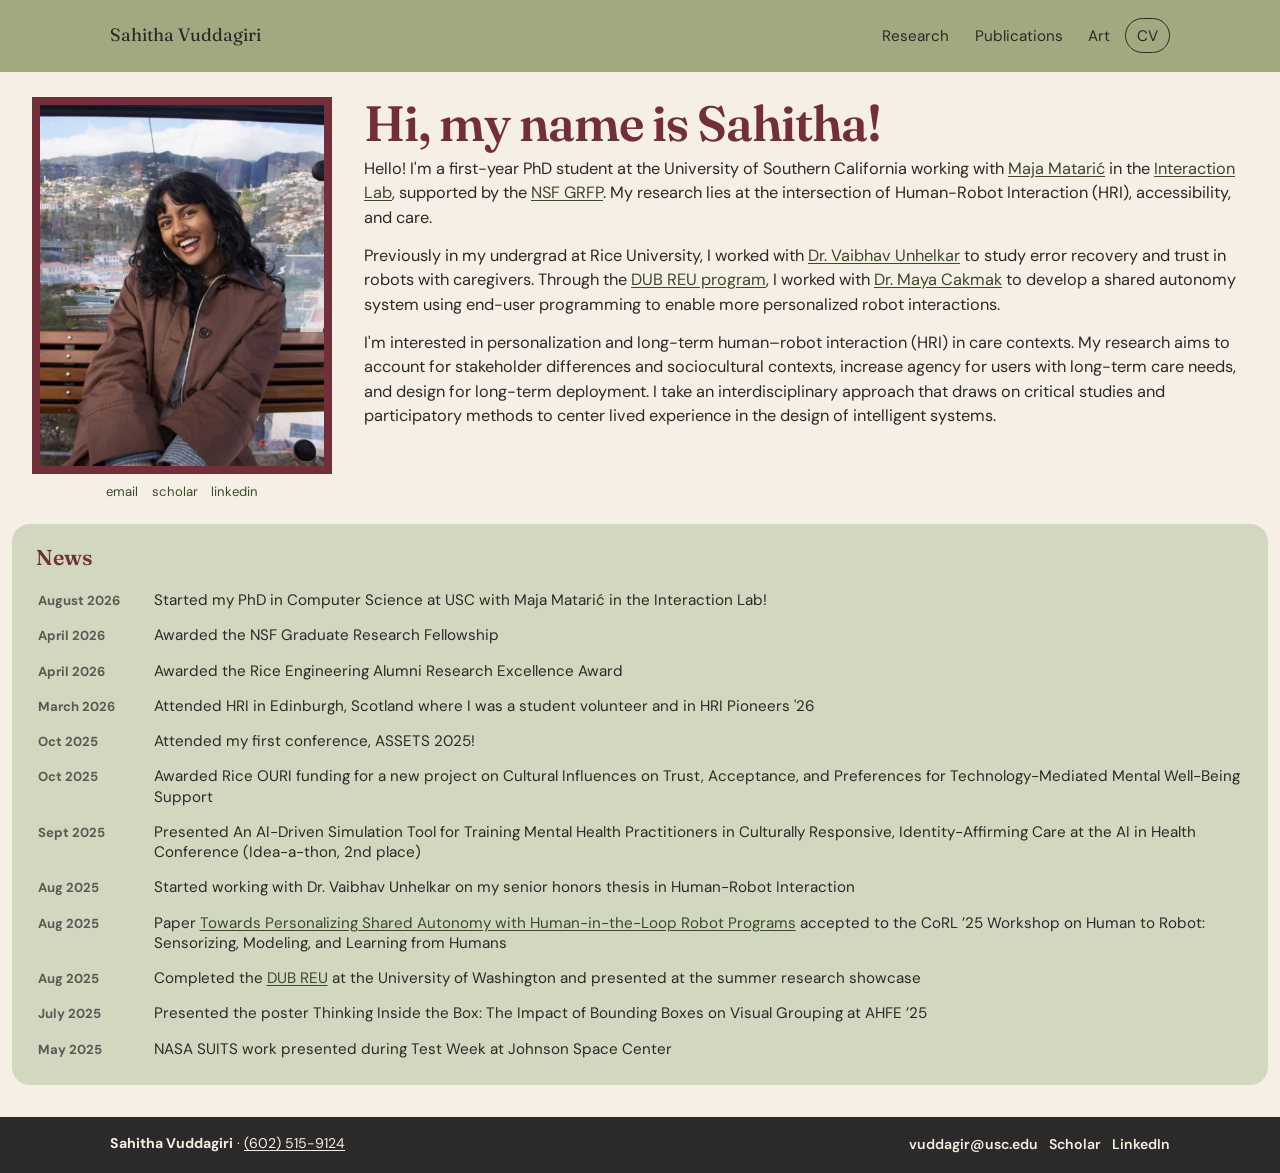
<file: index.html>
<!DOCTYPE html>
<html lang="en">
<head>
  <meta charset="utf-8">
  <meta name="viewport" content="width=device-width, initial-scale=1">
  <meta http-equiv="Cache-Control" content="no-cache">
  <title>Sahitha Vuddagiri</title>
  <meta name="description" content="Sahitha Vuddagiri is a PhD student at the University of Southern California studying human-robot interaction, accessibility, and care.">
  <link rel="preconnect" href="https://fonts.googleapis.com">
  <link rel="preconnect" href="https://fonts.gstatic.com" crossorigin>
  <link href="https://fonts.googleapis.com/css2?family=Fraunces:ital,opsz,wght@0,9..144,500;0,9..144,600;1,9..144,500&family=DM+Sans:ital,opsz,wght@0,9..40,400;0,9..40,500;0,9..40,600;0,9..40,700;1,9..40,400&display=swap" rel="stylesheet">
  <link rel="stylesheet" href="css/styles.css?v=22">
</head>
<body>
  <div class="wash" aria-hidden="true"></div>

  <header class="site-header">
    <div class="header-inner">
      <a class="brand" href="index.html">Sahitha Vuddagiri</a>
      <nav class="site-nav" aria-label="Primary">
        <a href="projects.html">Research</a>
        <a href="publications.html">Publications</a>
        <a href="other.html">Art</a>
        <a class="cv-link" href="cv.html">CV</a>
      </nav>
    </div>
  </header>

  <main>
    <section class="hero wrap">
      <figure class="portrait">
        <div class="portrait-frame">
          <img src="Headshot.png?v=21" alt="Sahitha Vuddagiri smiling, seated on a bench in a cable car, with a hillside city behind her.">
        </div>
        <figcaption>
          <a href="mailto:vuddagir@usc.edu">email</a>
          <a href="https://scholar.google.com/scholar?q=Sahitha+Vuddagiri">scholar</a>
          <a href="https://www.linkedin.com/in/sahithavuddagiri">linkedin</a>
        </figcaption>
      </figure>

      <div class="intro">
        <h1>Hi, my name is Sahitha!</h1>
        <p>Hello! I'm a first-year PhD student at the University of Southern California working with <a href="https://robotics.usc.edu/~maja/">Maja Matarić</a> in the <a href="https://uscinteractionlab.web.app/">Interaction Lab</a>, supported by the <a href="https://www.nsf.gov/funding/initiatives/grfp">NSF GRFP</a>. My research lies at the intersection of Human-Robot Interaction (HRI), accessibility, and care.</p>
        <p>Previously in my undergrad at Rice University, I worked with <a href="https://unhelkar.github.io/">Dr. Vaibhav Unhelkar</a> to study error recovery and trust in robots with caregivers. Through the <a href="https://dub.washington.edu/">DUB REU program</a>, I worked with <a href="https://www.mayacakmak.io/">Dr. Maya Cakmak</a> to develop a shared autonomy system using end-user programming to enable more personalized robot interactions.</p>
        <p>I'm interested in personalization and long-term human–robot interaction (HRI) in care contexts. My research aims to account for stakeholder differences and sociocultural contexts, increase agency for users with long-term care needs, and design for long-term deployment. I take an interdisciplinary approach that draws on critical studies and participatory methods to center lived experience in the design of intelligent systems.</p>
      </div>
    </section>

    <section class="board wrap" id="news" aria-labelledby="news-heading">
      <div class="board-bar">
        <h2 id="news-heading">News</h2>
      </div>

      <ol class="notes">
        <li class="note award"><time datetime="2026-08">August 2026</time><p>Started my PhD in Computer Science at USC with Maja Matarić in the Interaction Lab! </p></li>
        <li class="note award"><time datetime="2026-04">April 2026</time><p>Awarded the NSF Graduate Research Fellowship</p></li>
        <li class="note award"><time datetime="2026-04">April 2026</time><p>Awarded the Rice Engineering Alumni Research Excellence Award</p></li>
        <li class="note talk"><time datetime="2026-03">March 2026</time><p>Attended HRI in Edinburgh, Scotland where I was a student volunteer and in HRI Pioneers '26</p></li>
        <li class="note talk"><time datetime="2025-10">Oct 2025</time><p>Attended my first conference, ASSETS 2025!</p></li>
        <li class="note award"><time datetime="2025-10">Oct 2025</time><p>Awarded Rice OURI funding for a new project on Cultural Influences on Trust, Acceptance, and Preferences for Technology-Mediated Mental Well-Being Support</p></li>
        <li class="note talk"><time datetime="2025-09">Sept 2025</time><p>Presented An AI-Driven Simulation Tool for Training Mental Health Practitioners in Culturally Responsive, Identity-Affirming Care at the AI in Health Conference (Idea-a-thon, 2nd place)</p></li>
        <li class="note mile"><time datetime="2025-08">Aug 2025</time><p>Started working with Dr. Vaibhav Unhelkar on my senior honors thesis in Human-Robot Interaction</p></li>
        <li class="note paper"><time datetime="2025-08">Aug 2025</time><p>Paper <a href="https://openreview.net/pdf?id=3ms6BnhOQh">Towards Personalizing Shared Autonomy with Human-in-the-Loop Robot Programs</a> accepted to the CoRL ’25 Workshop on Human to Robot: Sensorizing, Modeling, and Learning from Humans</p></li>
        <li class="note mile"><time datetime="2025-08">Aug 2025</time><p>Completed the <a href="https://dub.washington.edu/">DUB REU</a> at the University of Washington and presented at the summer research showcase</p></li>
        <li class="note talk"><time datetime="2025-07">July 2025</time><p>Presented the poster Thinking Inside the Box: The Impact of Bounding Boxes on Visual Grouping at AHFE ’25</p></li>
        <li class="note talk"><time datetime="2025-05">May 2025</time><p>NASA SUITS work presented during Test Week at Johnson Space Center</p></li>
      </ol>
    </section>
  </main>

  <footer class="site-footer" id="contact">
    <div class="footer-inner">
      <p><strong>Sahitha Vuddagiri</strong> · <a href="tel:+16025159124">(602) 515-9124</a></p>
      <ul class="footer-links">
        <li><a href="mailto:vuddagir@usc.edu">vuddagir@usc.edu</a></li>
        <li><a href="https://scholar.google.com/scholar?q=Sahitha+Vuddagiri">Scholar</a></li>
        <li><a href="https://www.linkedin.com/in/sahithavuddagiri">LinkedIn</a></li>
      </ul>
    </div>
  </footer>

  <script src="js/site.js?v=21"></script>
</body>
</html>
</file>
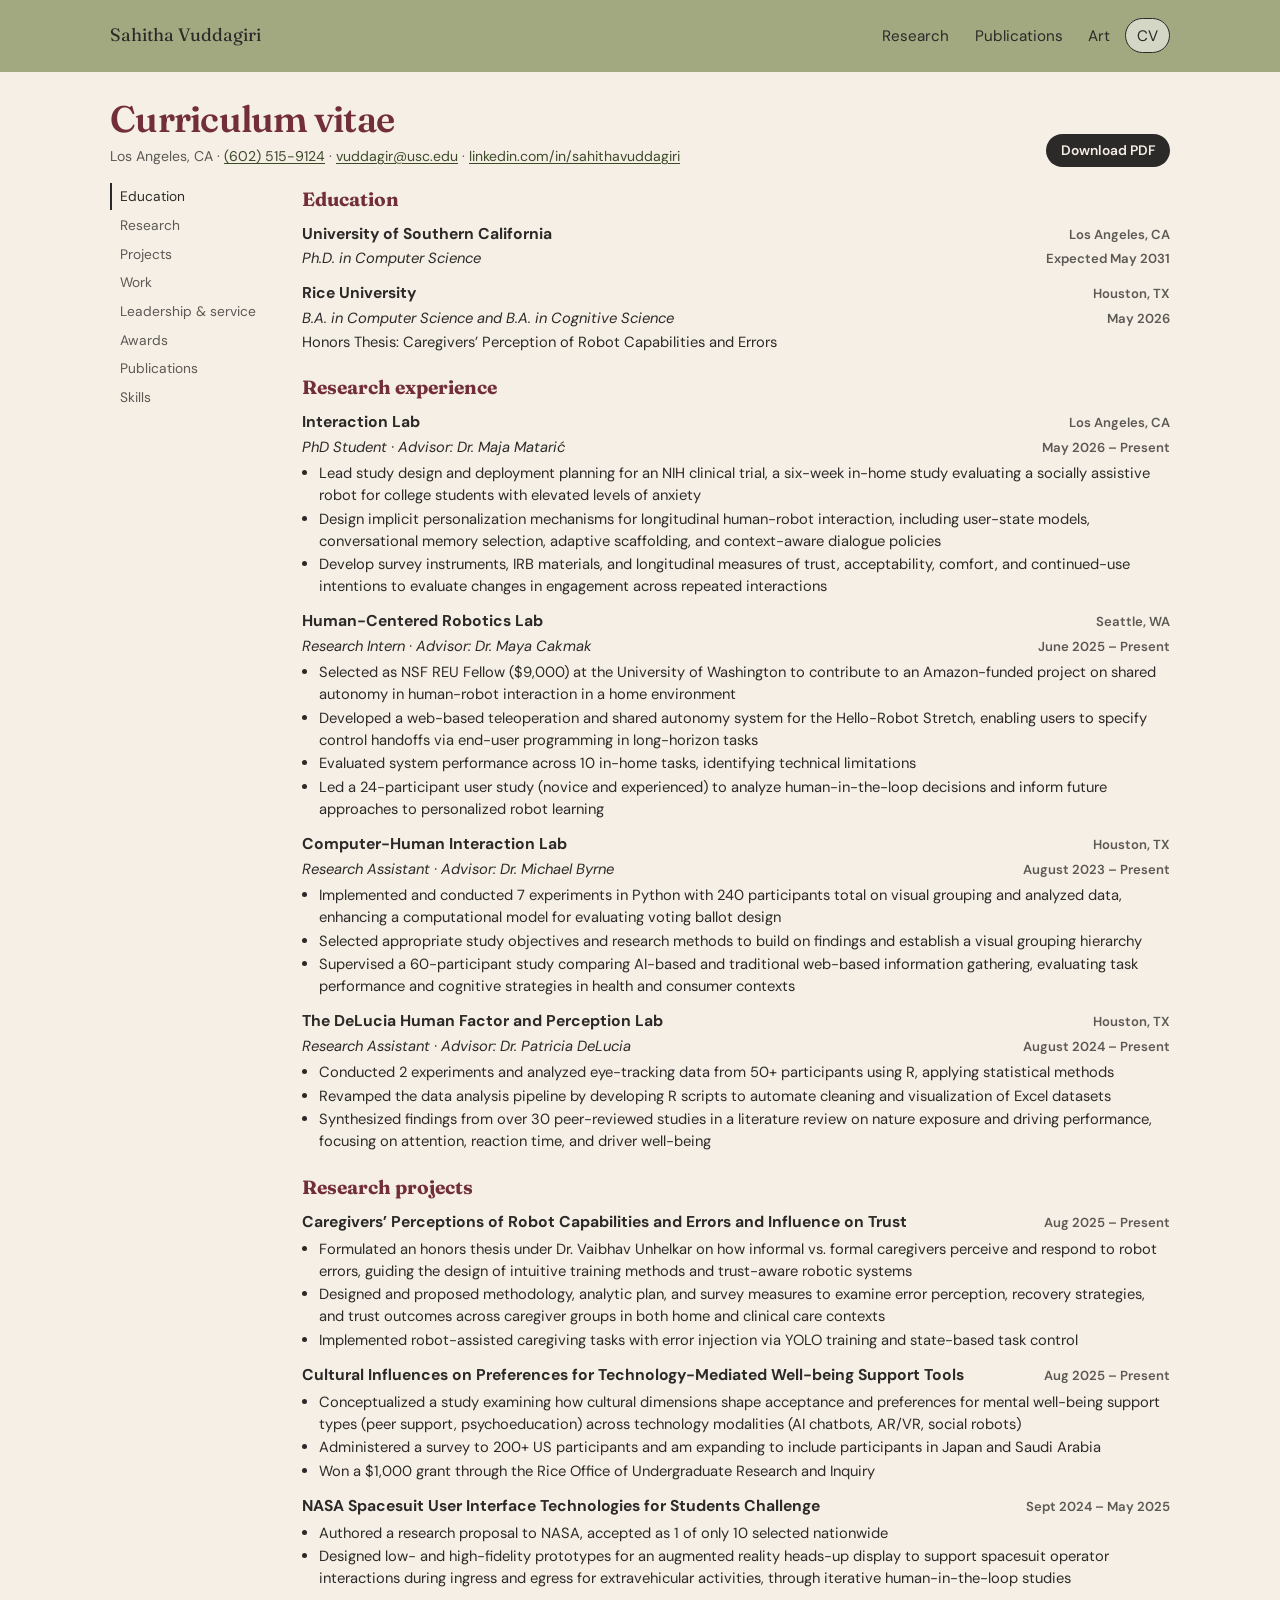
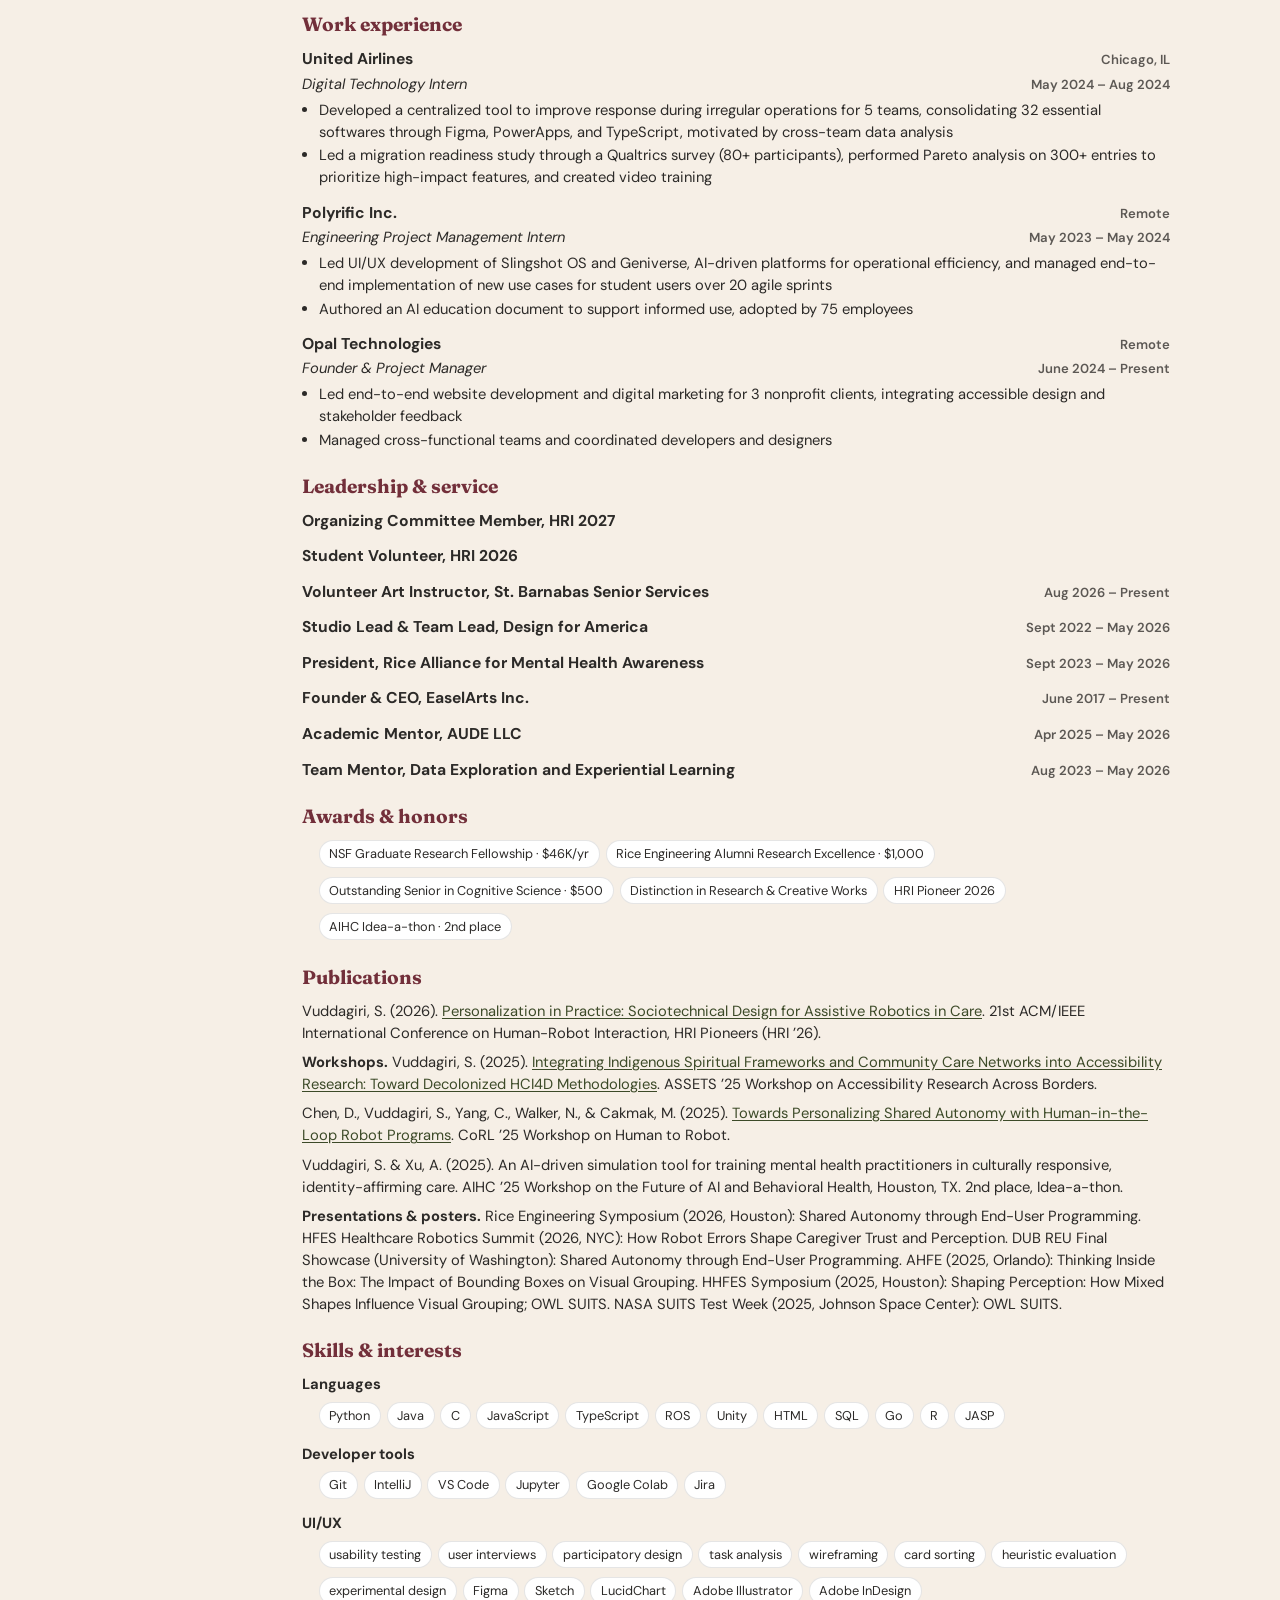
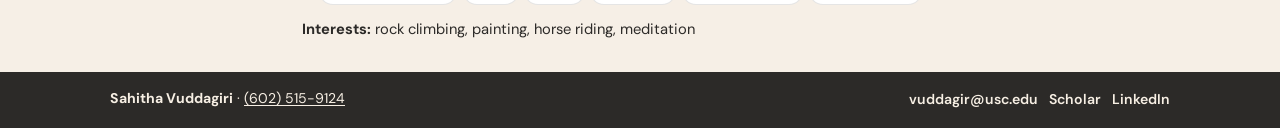
<file: cv.html>
<!DOCTYPE html>
<html lang="en">
<head>
  <meta charset="utf-8">
  <meta name="viewport" content="width=device-width, initial-scale=1">
  <meta http-equiv="Cache-Control" content="no-cache">
  <title>CV — Sahitha Vuddagiri</title>
  <meta name="description" content="Curriculum vitae of Sahitha Vuddagiri.">
  <link rel="preconnect" href="https://fonts.googleapis.com">
  <link rel="preconnect" href="https://fonts.gstatic.com" crossorigin>
  <link href="https://fonts.googleapis.com/css2?family=Fraunces:ital,opsz,wght@0,9..144,500;0,9..144,600;1,9..144,500&family=DM+Sans:ital,opsz,wght@0,9..40,400;0,9..40,500;0,9..40,600;0,9..40,700;1,9..40,400&display=swap" rel="stylesheet">
  <link rel="stylesheet" href="css/styles.css?v=21">
</head>
<body>
  <div class="wash" aria-hidden="true"></div>

  <header class="site-header">
    <div class="header-inner">
      <a class="brand" href="index.html">Sahitha Vuddagiri</a>
      <nav class="site-nav" aria-label="Primary">
        <a href="projects.html">Research</a>
        <a href="publications.html">Publications</a>
        <a href="other.html">Art</a>
        <a class="cv-link" href="cv.html" aria-current="page">CV</a>
      </nav>
    </div>
  </header>

  <main class="page">
    <div class="wrap">
      <div class="page-head">
        <div>
          <h1 class="page-title">Curriculum vitae</h1>
          <p class="cv-contact">
            Los Angeles, CA
            · <a href="tel:+16025159124">(602) 515-9124</a>
            · <a href="mailto:vuddagir@usc.edu">vuddagir@usc.edu</a>
            · <a href="https://www.linkedin.com/in/sahithavuddagiri">linkedin.com/in/sahithavuddagiri</a>
          </p>
        </div>
        <a class="btn" href="https://drive.google.com/file/d/1cHShAM0dE1mk5HCzjMepTIqINCr3Oh2k/view?usp=sharing" target="_blank" rel="noopener">Download PDF</a>
      </div>

      <div class="cv-layout">
        <nav class="toc" aria-label="CV sections">
          <a href="#education">Education</a>
          <a href="#research">Research</a>
          <a href="#projects">Projects</a>
          <a href="#work">Work</a>
          <a href="#service">Leadership &amp; service</a>
          <a href="#awards">Awards</a>
          <a href="#pubs">Publications</a>
          <a href="#skills">Skills</a>
        </nav>

        <div class="cv">
          <h2 id="education">Education</h2>
          <article>
            <div class="cv-top">
              <h3>University of Southern California</h3>
              <span class="place">Los Angeles, CA</span>
            </div>
            <div class="cv-sub">
              <p>Ph.D. in Computer Science</p>
              <span class="when">Expected May 2031</span>
            </div>
          </article>
          <article>
            <div class="cv-top">
              <h3>Rice University</h3>
              <span class="place">Houston, TX</span>
            </div>
            <div class="cv-sub">
              <p>B.A. in Computer Science and B.A. in Cognitive Science</p>
              <span class="when">May 2026</span>
            </div>
            <p>Honors Thesis: Caregivers’ Perception of Robot Capabilities and Errors</p>
          </article>

          <h2 id="research">Research experience</h2>
          <article>
            <div class="cv-top">
              <h3>Interaction Lab</h3>
              <span class="place">Los Angeles, CA</span>
            </div>
            <div class="cv-sub">
              <p>PhD Student · Advisor: Dr. Maja Matarić</p>
              <span class="when">May 2026 – Present</span>
            </div>
            <ul>
              <li>Lead study design and deployment planning for an NIH clinical trial, a six-week in-home study evaluating a socially assistive robot for college students with elevated levels of anxiety</li>
              <li>Design implicit personalization mechanisms for longitudinal human-robot interaction, including user-state models, conversational memory selection, adaptive scaffolding, and context-aware dialogue policies</li>
              <li>Develop survey instruments, IRB materials, and longitudinal measures of trust, acceptability, comfort, and continued-use intentions to evaluate changes in engagement across repeated interactions</li>
            </ul>
          </article>
          <article>
            <div class="cv-top">
              <h3>Human-Centered Robotics Lab</h3>
              <span class="place">Seattle, WA</span>
            </div>
            <div class="cv-sub">
              <p>Research Intern · Advisor: Dr. Maya Cakmak</p>
              <span class="when">June 2025 – Present</span>
            </div>
            <ul>
              <li>Selected as NSF REU Fellow ($9,000) at the University of Washington to contribute to an Amazon-funded project on shared autonomy in human-robot interaction in a home environment</li>
              <li>Developed a web-based teleoperation and shared autonomy system for the Hello-Robot Stretch, enabling users to specify control handoffs via end-user programming in long-horizon tasks</li>
              <li>Evaluated system performance across 10 in-home tasks, identifying technical limitations</li>
              <li>Led a 24-participant user study (novice and experienced) to analyze human-in-the-loop decisions and inform future approaches to personalized robot learning</li>
            </ul>
          </article>
          <article>
            <div class="cv-top">
              <h3>Computer-Human Interaction Lab</h3>
              <span class="place">Houston, TX</span>
            </div>
            <div class="cv-sub">
              <p>Research Assistant · Advisor: Dr. Michael Byrne</p>
              <span class="when">August 2023 – Present</span>
            </div>
            <ul>
              <li>Implemented and conducted 7 experiments in Python with 240 participants total on visual grouping and analyzed data, enhancing a computational model for evaluating voting ballot design</li>
              <li>Selected appropriate study objectives and research methods to build on findings and establish a visual grouping hierarchy</li>
              <li>Supervised a 60-participant study comparing AI-based and traditional web-based information gathering, evaluating task performance and cognitive strategies in health and consumer contexts</li>
            </ul>
          </article>
          <article>
            <div class="cv-top">
              <h3>The DeLucia Human Factor and Perception Lab</h3>
              <span class="place">Houston, TX</span>
            </div>
            <div class="cv-sub">
              <p>Research Assistant · Advisor: Dr. Patricia DeLucia</p>
              <span class="when">August 2024 – Present</span>
            </div>
            <ul>
              <li>Conducted 2 experiments and analyzed eye-tracking data from 50+ participants using R, applying statistical methods</li>
              <li>Revamped the data analysis pipeline by developing R scripts to automate cleaning and visualization of Excel datasets</li>
              <li>Synthesized findings from over 30 peer-reviewed studies in a literature review on nature exposure and driving performance, focusing on attention, reaction time, and driver well-being</li>
            </ul>
          </article>

          <h2 id="projects">Research projects</h2>
          <article>
            <div class="cv-top">
              <h3>Caregivers’ Perceptions of Robot Capabilities and Errors and Influence on Trust</h3>
              <span class="when">Aug 2025 – Present</span>
            </div>
            <ul>
              <li>Formulated an honors thesis under Dr. Vaibhav Unhelkar on how informal vs. formal caregivers perceive and respond to robot errors, guiding the design of intuitive training methods and trust-aware robotic systems</li>
              <li>Designed and proposed methodology, analytic plan, and survey measures to examine error perception, recovery strategies, and trust outcomes across caregiver groups in both home and clinical care contexts</li>
              <li>Implemented robot-assisted caregiving tasks with error injection via YOLO training and state-based task control</li>
            </ul>
          </article>
          <article>
            <div class="cv-top">
              <h3>Cultural Influences on Preferences for Technology-Mediated Well-being Support Tools</h3>
              <span class="when">Aug 2025 – Present</span>
            </div>
            <ul>
              <li>Conceptualized a study examining how cultural dimensions shape acceptance and preferences for mental well-being support types (peer support, psychoeducation) across technology modalities (AI chatbots, AR/VR, social robots)</li>
              <li>Administered a survey to 200+ US participants and am expanding to include participants in Japan and Saudi Arabia</li>
              <li>Won a $1,000 grant through the Rice Office of Undergraduate Research and Inquiry</li>
            </ul>
          </article>
          <article>
            <div class="cv-top">
              <h3>NASA Spacesuit User Interface Technologies for Students Challenge</h3>
              <span class="when">Sept 2024 – May 2025</span>
            </div>
            <ul>
              <li>Authored a research proposal to NASA, accepted as 1 of only 10 selected nationwide</li>
              <li>Designed low- and high-fidelity prototypes for an augmented reality heads-up display to support spacesuit operator interactions during ingress and egress for extravehicular activities, through iterative human-in-the-loop studies</li>
            </ul>
          </article>

          <h2 id="work">Work experience</h2>
          <article>
            <div class="cv-top">
              <h3>United Airlines</h3>
              <span class="place">Chicago, IL</span>
            </div>
            <div class="cv-sub">
              <p>Digital Technology Intern</p>
              <span class="when">May 2024 – Aug 2024</span>
            </div>
            <ul>
              <li>Developed a centralized tool to improve response during irregular operations for 5 teams, consolidating 32 essential softwares through Figma, PowerApps, and TypeScript, motivated by cross-team data analysis</li>
              <li>Led a migration readiness study through a Qualtrics survey (80+ participants), performed Pareto analysis on 300+ entries to prioritize high-impact features, and created video training</li>
            </ul>
          </article>
          <article>
            <div class="cv-top">
              <h3>Polyrific Inc.</h3>
              <span class="place">Remote</span>
            </div>
            <div class="cv-sub">
              <p>Engineering Project Management Intern</p>
              <span class="when">May 2023 – May 2024</span>
            </div>
            <ul>
              <li>Led UI/UX development of Slingshot OS and Geniverse, AI-driven platforms for operational efficiency, and managed end-to-end implementation of new use cases for student users over 20 agile sprints</li>
              <li>Authored an AI education document to support informed use, adopted by 75 employees</li>
            </ul>
          </article>
          <article>
            <div class="cv-top">
              <h3>Opal Technologies</h3>
              <span class="place">Remote</span>
            </div>
            <div class="cv-sub">
              <p>Founder &amp; Project Manager</p>
              <span class="when">June 2024 – Present</span>
            </div>
            <ul>
              <li>Led end-to-end website development and digital marketing for 3 nonprofit clients, integrating accessible design and stakeholder feedback</li>
              <li>Managed cross-functional teams and coordinated developers and designers</li>
            </ul>
          </article>

          <h2 id="service">Leadership &amp; service</h2>
          <article>
            <div class="cv-top"><h3>Organizing Committee Member, HRI 2027</h3></div>
          </article>
          <article>
            <div class="cv-top"><h3>Student Volunteer, HRI 2026</h3></div>
          </article>
          <article>
            <div class="cv-top"><h3>Volunteer Art Instructor, St. Barnabas Senior Services</h3><span class="when">Aug 2026 – Present</span></div>
          </article>
          <article>
            <div class="cv-top"><h3>Studio Lead &amp; Team Lead, Design for America</h3><span class="when">Sept 2022 – May 2026</span></div>
          </article>
          <article>
            <div class="cv-top"><h3>President, Rice Alliance for Mental Health Awareness</h3><span class="when">Sept 2023 – May 2026</span></div>
          </article>
          <article>
            <div class="cv-top"><h3>Founder &amp; CEO, EaselArts Inc.</h3><span class="when">June 2017 – Present</span></div>
          </article>
          <article>
            <div class="cv-top"><h3>Academic Mentor, AUDE LLC</h3><span class="when">Apr 2025 – May 2026</span></div>
          </article>
          <article>
            <div class="cv-top"><h3>Team Mentor, Data Exploration and Experiential Learning</h3><span class="when">Aug 2023 – May 2026</span></div>
          </article>

          <h2 id="awards">Awards &amp; honors</h2>
          <ul class="chips" style="justify-content: flex-start; margin-top: 0">
            <li><span>NSF Graduate Research Fellowship · $46K/yr</span></li>
            <li><span>Rice Engineering Alumni Research Excellence · $1,000</span></li>
            <li><span>Outstanding Senior in Cognitive Science · $500</span></li>
            <li><span>Distinction in Research &amp; Creative Works</span></li>
            <li><span>HRI Pioneer 2026</span></li>
            <li><span>AIHC Idea-a-thon · 2nd place</span></li>
          </ul>

          <h2 id="pubs">Publications</h2>
          <div class="cv-pubs">
            <p>Vuddagiri, S. (2026). <a href="https://dl.acm.org/doi/10.1145/3776734.3794635">Personalization in Practice: Sociotechnical Design for Assistive Robotics in Care</a>. 21st ACM/IEEE International Conference on Human-Robot Interaction, HRI Pioneers (HRI ’26).</p>
            <p><strong>Workshops.</strong> Vuddagiri, S. (2025). <a href="https://drive.google.com/file/d/1oQYDAG7telfB0af0z4V7nSs2uot5_-4V/view">Integrating Indigenous Spiritual Frameworks and Community Care Networks into Accessibility Research: Toward Decolonized HCI4D Methodologies</a>. ASSETS ’25 Workshop on Accessibility Research Across Borders.</p>
            <p>Chen, D., Vuddagiri, S., Yang, C., Walker, N., &amp; Cakmak, M. (2025). <a href="https://openreview.net/pdf?id=3ms6BnhOQh">Towards Personalizing Shared Autonomy with Human-in-the-Loop Robot Programs</a>. CoRL ’25 Workshop on Human to Robot.</p>
            <p>Vuddagiri, S. &amp; Xu, A. (2025). An AI-driven simulation tool for training mental health practitioners in culturally responsive, identity-affirming care. AIHC ’25 Workshop on the Future of AI and Behavioral Health, Houston, TX. 2nd place, Idea-a-thon.</p>
            <p><strong>Presentations &amp; posters.</strong> Rice Engineering Symposium (2026, Houston): Shared Autonomy through End-User Programming. HFES Healthcare Robotics Summit (2026, NYC): How Robot Errors Shape Caregiver Trust and Perception. DUB REU Final Showcase (University of Washington): Shared Autonomy through End-User Programming. AHFE (2025, Orlando): Thinking Inside the Box: The Impact of Bounding Boxes on Visual Grouping. HHFES Symposium (2025, Houston): Shaping Perception: How Mixed Shapes Influence Visual Grouping; OWL SUITS. NASA SUITS Test Week (2025, Johnson Space Center): OWL SUITS.</p>
          </div>

          <h2 id="skills">Skills &amp; interests</h2>
          <article>
            <p><strong>Languages</strong></p>
            <ul class="chips" style="justify-content: flex-start; margin-top: 0.3rem">
              <li><span>Python</span></li><li><span>Java</span></li><li><span>C</span></li><li><span>JavaScript</span></li><li><span>TypeScript</span></li><li><span>ROS</span></li><li><span>Unity</span></li><li><span>HTML</span></li><li><span>SQL</span></li><li><span>Go</span></li><li><span>R</span></li><li><span>JASP</span></li>
            </ul>
          </article>
          <article>
            <p><strong>Developer tools</strong></p>
            <ul class="chips" style="justify-content: flex-start; margin-top: 0.3rem">
              <li><span>Git</span></li><li><span>IntelliJ</span></li><li><span>VS Code</span></li><li><span>Jupyter</span></li><li><span>Google Colab</span></li><li><span>Jira</span></li>
            </ul>
          </article>
          <article>
            <p><strong>UI/UX</strong></p>
            <ul class="chips" style="justify-content: flex-start; margin-top: 0.3rem">
              <li><span>usability testing</span></li><li><span>user interviews</span></li><li><span>participatory design</span></li><li><span>task analysis</span></li><li><span>wireframing</span></li><li><span>card sorting</span></li><li><span>heuristic evaluation</span></li><li><span>experimental design</span></li><li><span>Figma</span></li><li><span>Sketch</span></li><li><span>LucidChart</span></li><li><span>Adobe Illustrator</span></li><li><span>Adobe InDesign</span></li>
            </ul>
          </article>
          <article>
            <p><strong>Interests:</strong> rock climbing, painting, horse riding, meditation</p>
          </article>
        </div>
      </div>
    </div>
  </main>

  <footer class="site-footer" id="contact">
    <div class="footer-inner">
      <p><strong>Sahitha Vuddagiri</strong> · <a href="tel:+16025159124">(602) 515-9124</a></p>
      <ul class="footer-links">
        <li><a href="mailto:vuddagir@usc.edu">vuddagir@usc.edu</a></li>
        <li><a href="https://scholar.google.com/scholar?q=Sahitha+Vuddagiri">Scholar</a></li>
        <li><a href="https://www.linkedin.com/in/sahithavuddagiri">LinkedIn</a></li>
      </ul>
    </div>
  </footer>

  <script src="js/site.js?v=21"></script>
</body>
</html>
</file>
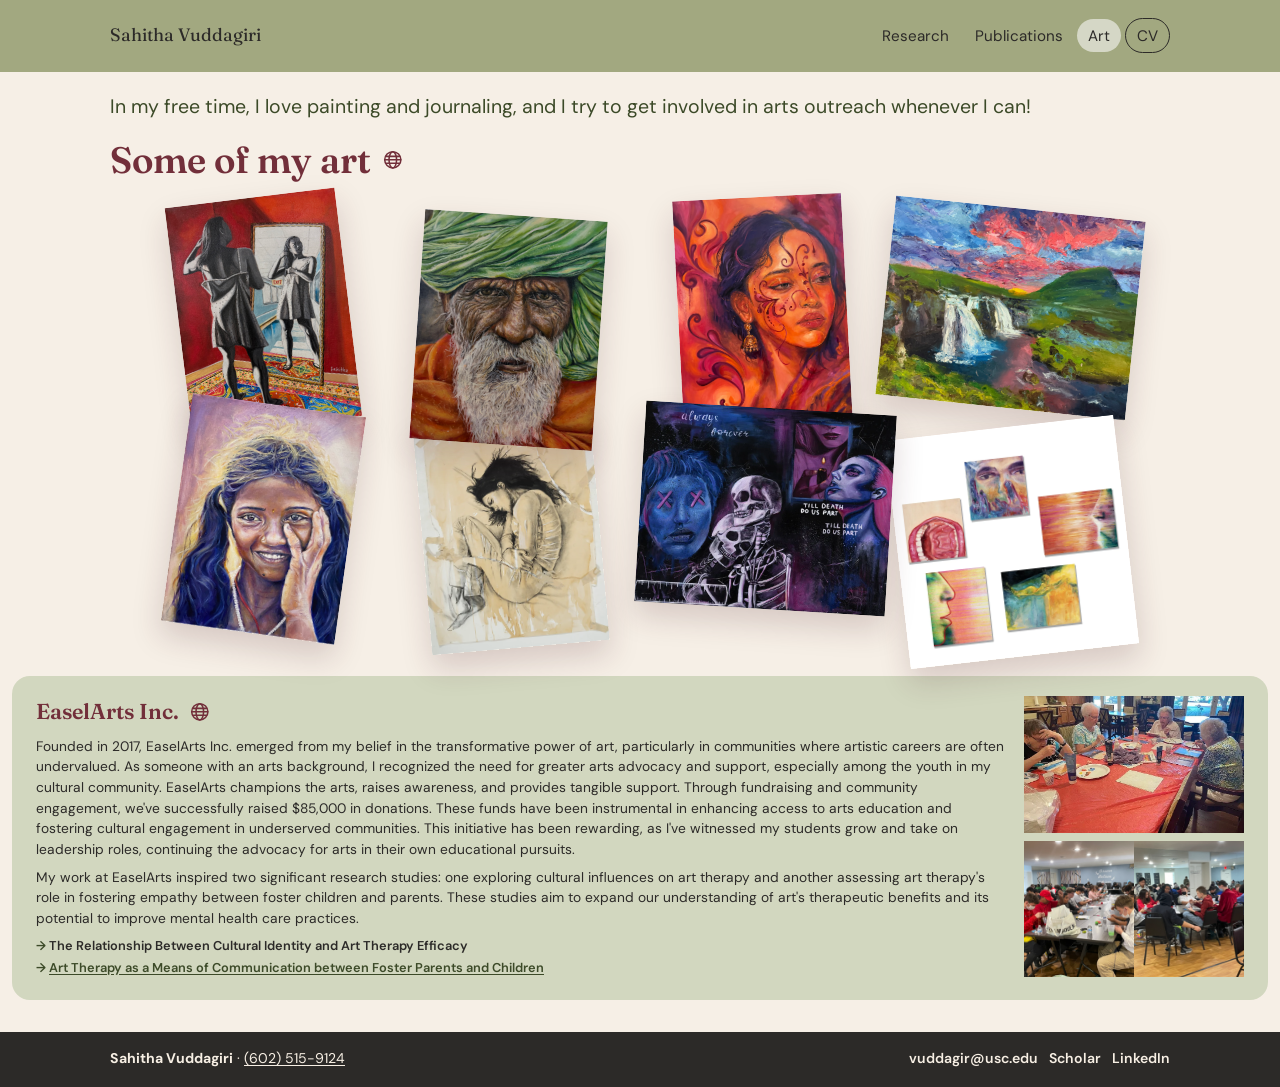
<file: other.html>
<!DOCTYPE html>
<html lang="en">
<head>
  <meta charset="utf-8">
  <meta name="viewport" content="width=device-width, initial-scale=1">
  <meta http-equiv="Cache-Control" content="no-cache">
  <title>Art — Sahitha Vuddagiri</title>
  <meta name="description" content="Art and EaselArts by Sahitha Vuddagiri.">
  <link rel="preconnect" href="https://fonts.googleapis.com">
  <link rel="preconnect" href="https://fonts.gstatic.com" crossorigin>
  <link href="https://fonts.googleapis.com/css2?family=Fraunces:ital,opsz,wght@0,9..144,500;0,9..144,600;1,9..144,500&family=DM+Sans:ital,opsz,wght@0,9..40,400;0,9..40,500;0,9..40,600;0,9..40,700;1,9..40,400&display=swap" rel="stylesheet">
  <link rel="stylesheet" href="css/styles.css?v=21">
</head>
<body>
  <div class="wash" aria-hidden="true"></div>

  <header class="site-header">
    <div class="header-inner">
      <a class="brand" href="index.html">Sahitha Vuddagiri</a>
      <nav class="site-nav" aria-label="Primary">
        <a href="projects.html">Research</a>
        <a href="publications.html">Publications</a>
        <a href="other.html" aria-current="page">Art</a>
        <a class="cv-link" href="cv.html">CV</a>
      </nav>
    </div>
  </header>

  <main>
    <div class="art-intro wrap">
      <p class="life-line">In my free time, I love painting and journaling, and I try to get involved in arts outreach whenever I can!</p>
      <div class="art-heading">
        <h1>Some of my art</h1>
        <a class="site-icon" href="https://sahisart.vercel.app" target="_blank" rel="noopener" aria-label="Art website">
          <svg viewBox="0 0 24 24" aria-hidden="true"><circle cx="12" cy="12" r="9" fill="none" stroke="currentColor" stroke-width="1.7"/><ellipse cx="12" cy="12" rx="4.2" ry="9" fill="none" stroke="currentColor" stroke-width="1.7"/><path d="M3.2 12h17.6M4.6 8.2h14.8M4.6 15.8h14.8" fill="none" stroke="currentColor" stroke-width="1.7" stroke-linecap="round"/></svg>
        </a>
      </div>
    </div>
    <div class="wall">
      <figure class="piece piece-a">
        <button class="zoom" type="button" aria-label="View larger">
          <img src="Art/art1.webp" alt="Painting of a woman in warm orange and magenta, with jhumka earrings and ornamental patterns across her face.">
        </button>
      </figure>
      <figure class="piece piece-b">
        <button class="zoom" type="button" aria-label="View larger">
          <img src="Art/art3.webp" alt="Portrait of a smiling woman with a bindi, one hand resting near her eye.">
        </button>
      </figure>
      <figure class="piece piece-c">
        <button class="zoom" type="button" aria-label="View larger">
          <img src="Art/art5.webp" alt="Dark painting with a skeleton, a blue face marked with X's, and the words till death do us part.">
        </button>
      </figure>
      <figure class="piece piece-d">
        <button class="zoom" type="button" aria-label="View larger">
          <img src="Art/art4.webp" alt="Five smaller paintings arranged together, including profiles, an open mouth, and a floating figure.">
        </button>
      </figure>
      <figure class="piece piece-e">
        <button class="zoom" type="button" aria-label="View larger">
          <img src="Art/art2.webp" alt="Charcoal and tea-stained drawing of a person curled up, hair covering their face.">
        </button>
      </figure>
      <figure class="piece piece-f">
        <button class="zoom" type="button" aria-label="View larger">
          <img src="Art/art6.jpg" alt="Portrait of an older man with a white beard, a green turban, and an orange robe.">
        </button>
      </figure>
      <figure class="piece piece-g">
        <button class="zoom" type="button" aria-label="View larger">
          <img src="Art/art7.jpg" alt="Landscape of a waterfall under a pink and blue sky, with green hills.">
        </button>
      </figure>
      <figure class="piece piece-h">
        <button class="zoom" type="button" aria-label="View larger">
          <img src="Art/art8.jpg" alt="A figure seen from behind, standing on a patterned rug and facing a mirror that shows an exit sign.">
        </button>
      </figure>
    </div>

    <section class="easel wrap">
      <div class="easel-copy">
        <h2>EaselArts Inc. <a class="site-icon" href="https://www.easelarts.com/" target="_blank" rel="noopener" aria-label="EaselArts website"><svg viewBox="0 0 24 24" aria-hidden="true"><circle cx="12" cy="12" r="9" fill="none" stroke="currentColor" stroke-width="1.7"/><ellipse cx="12" cy="12" rx="4.2" ry="9" fill="none" stroke="currentColor" stroke-width="1.7"/><path d="M3.2 12h17.6M4.6 8.2h14.8M4.6 15.8h14.8" fill="none" stroke="currentColor" stroke-width="1.7" stroke-linecap="round"/></svg></a></h2>
        <p>Founded in 2017, EaselArts Inc. emerged from my belief in the transformative power of art, particularly in communities where artistic careers are often undervalued. As someone with an arts background, I recognized the need for greater arts advocacy and support, especially among the youth in my cultural community. EaselArts champions the arts, raises awareness, and provides tangible support. Through fundraising and community engagement, we've successfully raised $85,000 in donations. These funds have been instrumental in enhancing access to arts education and fostering cultural engagement in underserved communities. This initiative has been rewarding, as I've witnessed my students grow and take on leadership roles, continuing the advocacy for arts in their own educational pursuits.</p>
        <p>My work at EaselArts inspired two significant research studies: one exploring cultural influences on art therapy and another assessing art therapy's role in fostering empathy between foster children and parents. These studies aim to expand our understanding of art's therapeutic benefits and its potential to improve mental health care practices.</p>
        <ul class="studies">
          <li>The Relationship Between Cultural Identity and Art Therapy Efficacy</li>
          <li><a href="https://doi.org/10.47611/jsrhs.v10i4.2260">Art Therapy as a Means of Communication between Foster Parents and Children</a></li>
        </ul>
      </div>
      <div class="photo-stack">
        <button class="zoom" type="button" aria-label="View larger">
          <img src="Art/easelarts2.webp" alt="Older adults painting together around a table during an EaselArts session.">
        </button>
        <button class="zoom" type="button" aria-label="View larger">
          <img src="Art/easelarts.webp" alt="Students drawing at long tables during an EaselArts workshop.">
        </button>
      </div>
    </section>
  </main>

  <footer class="site-footer" id="contact">
    <div class="footer-inner">
      <p><strong>Sahitha Vuddagiri</strong> · <a href="tel:+16025159124">(602) 515-9124</a></p>
      <ul class="footer-links">
        <li><a href="mailto:vuddagir@usc.edu">vuddagir@usc.edu</a></li>
        <li><a href="https://scholar.google.com/scholar?q=Sahitha+Vuddagiri">Scholar</a></li>
        <li><a href="https://www.linkedin.com/in/sahithavuddagiri">LinkedIn</a></li>
      </ul>
    </div>
  </footer>

  <dialog class="lightbox">
    <button class="lightbox-close" type="button" aria-label="Close">×</button>
    <img alt="">
  </dialog>
  <script src="js/site.js?v=21"></script>
  <script src="js/studio.js?v=21"></script>
  <script src="js/lightbox.js?v=21"></script>
</body>
</html>
</file>
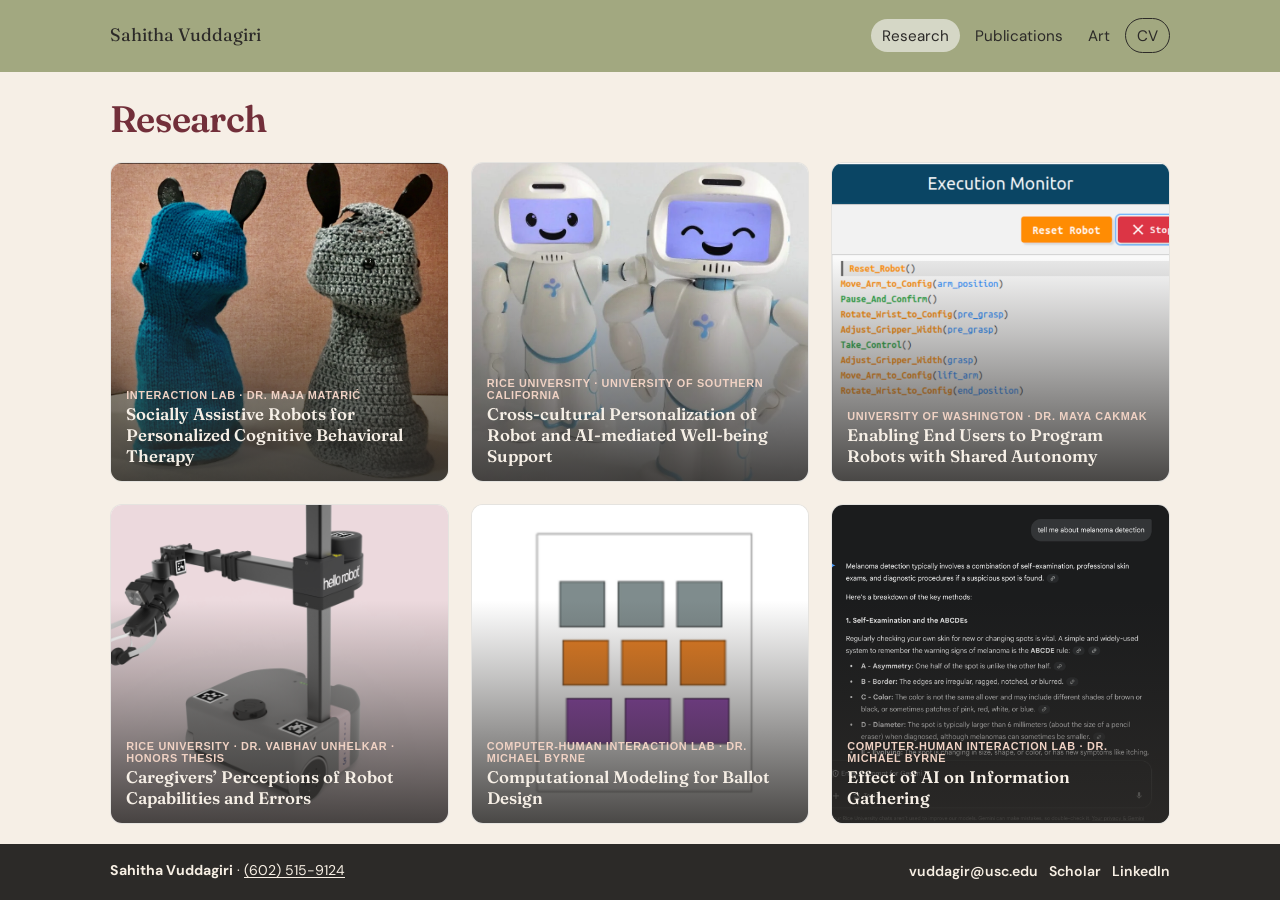
<file: projects.html>
<!DOCTYPE html>
<html lang="en">
<head>
  <meta charset="utf-8">
  <meta name="viewport" content="width=device-width, initial-scale=1">
  <meta http-equiv="Cache-Control" content="no-cache">
  <title>Research — Sahitha Vuddagiri</title>
  <meta name="description" content="Research projects by Sahitha Vuddagiri on human-robot interaction, care, and personalization.">
  <link rel="preconnect" href="https://fonts.googleapis.com">
  <link rel="preconnect" href="https://fonts.gstatic.com" crossorigin>
  <link href="https://fonts.googleapis.com/css2?family=Fraunces:ital,opsz,wght@0,9..144,500;0,9..144,600;1,9..144,500&family=DM+Sans:ital,opsz,wght@0,9..40,400;0,9..40,500;0,9..40,600;0,9..40,700;1,9..40,400&display=swap" rel="stylesheet">
  <link rel="stylesheet" href="css/styles.css?v=21">
</head>
<body>
  <div class="wash" aria-hidden="true"></div>

  <header class="site-header">
    <div class="header-inner">
      <a class="brand" href="index.html">Sahitha Vuddagiri</a>
      <nav class="site-nav" aria-label="Primary">
        <a href="projects.html" aria-current="page">Research</a>
        <a href="publications.html">Publications</a>
        <a href="other.html">Art</a>
        <a class="cv-link" href="cv.html">CV</a>
      </nav>
    </div>
  </header>

  <main class="page">
    <div class="wrap">
      <div class="page-head">
        <h1 class="page-title">Research</h1>
      </div>

      <div class="cards">
        <article class="card">
          <button class="card-hit" type="button" aria-haspopup="dialog" aria-label="Open full description: Socially Assistive Robots for Personalized Cognitive Behavioral Therapy">
            <img src="Projects%20pics/Blossom.png" alt="Two crocheted rabbits, one teal and one gray, sitting side by side.">
            <span class="card-overlay">
              <span class="kicker">Interaction Lab · Dr. Maja Matarić</span>
              <span class="card-title">Socially Assistive Robots for Personalized Cognitive Behavioral Therapy</span>
              <span class="blurb">An NIH-funded project exploring how Blossom, an in-home socially assistive robot, can support college students with elevated anxiety in practicing cognitive behavioral therapy (CBT) exercises between therapy sessions. The project investigates how personalization through direct user feedback and cues from natural interaction can help Blossom adapt to individual preferences and evolving needs. The goal is to sustain engagement with CBT practice and build supportive robot–user relationships that promote well-being over time. Current work focuses on longitudinal interaction with Blossom over a 6 week period.</span>
            </span>
          </button>
        </article>

        <article class="card">
          <button class="card-hit" type="button" aria-haspopup="dialog" aria-label="Open full description: Cross-cultural Personalization of Robot and AI-mediated Well-being Support">
            <img src="Projects%20pics/cross%20cultural.webp" alt="Two small white social robots with smiling faces on their screens.">
            <span class="card-overlay">
              <span class="kicker">Rice University · University of Southern California</span>
              <span class="card-title">Cross-cultural Personalization of Robot and AI-mediated Well-being Support</span>
              <span class="blurb">This project investigates how individual cultural orientations and national contexts shape acceptance of and preferences for well-being support through AI chatbots and social robots. It explores preferences for support types, such as peer support and psychoeducation, alongside how that support is communicated. Building on an initial survey with more than 200 U.S. participants, current work focuses on an in-person study in the Global South to understand preferences for interaction styles and develop predictive models that inform personalization across cultural and linguistic contexts.</span>
            </span>
          </button>
        </article>

        <article class="card">
          <button class="card-hit" type="button" aria-haspopup="dialog" aria-label="Open full description: Enabling End Users to Program Robots with Shared Autonomy">
            <img src="Projects%20pics/shared%20autonomy.webp" alt="Execution monitor for a robot program, with steps such as Move Arm to Config, Take Control, and Adjust Gripper Width.">
            <span class="card-overlay">
              <span class="kicker">University of Washington · Dr. Maya Cakmak</span>
              <span class="card-title">Enabling End Users to Program Robots with Shared Autonomy</span>
              <span class="blurb">Selected as an NSF REU Fellow ($9,000) at the University of Washington to contribute to an Amazon-funded project on shared autonomy in human-robot interaction in a home environment. I developed a web-based teleoperation and shared autonomy system for the Hello-Robot Stretch, enabling users to specify control handoffs via end-user programming in long-horizon tasks. I evaluated system performance across 10 in-home tasks, identifying technical limitations, and led a 24-participant user study with novice and experienced users to analyze human-in-the-loop decisions and inform future approaches to personalized robot learning.</span>
            </span>
          </button>
        </article>

        <article class="card">
          <button class="card-hit" type="button" aria-haspopup="dialog" aria-label="Open full description: Caregivers’ Perceptions of Robot Capabilities and Errors">
            <img src="Projects%20pics/caregivers%20percpetion%20of%20errors.webp" alt="A Hello Robot Stretch 3 mobile manipulator on a pale pink background.">
            <span class="card-overlay">
              <span class="kicker">Rice University · Dr. Vaibhav Unhelkar · Honors thesis</span>
              <span class="card-title">Caregivers’ Perceptions of Robot Capabilities and Errors</span>
              <span class="blurb">Honors thesis on how informal and formal caregivers perceive and respond to robot errors, guiding the design of intuitive training methods and trust-aware robotic systems. I designed and proposed the methodology, analytic plan, and survey measures to examine error perception, recovery strategies, and trust outcomes across caregiver groups in both home and clinical care contexts. I implemented robot-assisted caregiving tasks with error injection via YOLO training and state-based task control.</span>
            </span>
          </button>
        </article>

        <article class="card">
          <button class="card-hit" type="button" aria-haspopup="dialog" aria-label="Open full description: Computational Modeling for Ballot Design">
            <img src="Projects%20pics/comp%20modeling.webp" alt="A three-by-three grid of gray, orange, and purple squares from a visual grouping study.">
            <span class="card-overlay">
              <span class="kicker">Computer-Human Interaction Lab · Dr. Michael Byrne</span>
              <span class="card-title">Computational Modeling for Ballot Design</span>
              <span class="blurb">Implemented and conducted 7 experiments in Python with 240 participants on visual grouping, analyzed the data, and used it to enhance a computational model for evaluating voting ballot design. I selected study objectives and research methods to build on those findings and establish a visual grouping hierarchy.</span>
            </span>
          </button>
        </article>

        <article class="card">
          <button class="card-hit" type="button" aria-haspopup="dialog" aria-label="Open full description: Effect of AI on Information Gathering">
            <img src="Projects%20pics/information%20gathering.webp" alt="A chat screenshot asking about melanoma detection, from a study of AI information gathering.">
            <span class="card-overlay">
              <span class="kicker">Computer-Human Interaction Lab · Dr. Michael Byrne</span>
              <span class="card-title">Effect of AI on Information Gathering</span>
              <span class="blurb">Supervised a 60-participant study comparing AI-based and traditional web-based information gathering, evaluating task performance and cognitive strategies in health and consumer contexts.</span>
            </span>
          </button>
        </article>

      </div>
    </div>
  </main>

  <footer class="site-footer" id="contact">
    <div class="footer-inner">
      <p><strong>Sahitha Vuddagiri</strong> · <a href="tel:+16025159124">(602) 515-9124</a></p>
      <ul class="footer-links">
        <li><a href="mailto:vuddagir@usc.edu">vuddagir@usc.edu</a></li>
        <li><a href="https://scholar.google.com/scholar?q=Sahitha+Vuddagiri">Scholar</a></li>
        <li><a href="https://www.linkedin.com/in/sahithavuddagiri">LinkedIn</a></li>
      </ul>
    </div>
  </footer>

  <dialog class="project-pop">
    <button class="lightbox-close" type="button" aria-label="Close">×</button>
    <img alt="">
    <p class="kicker"></p>
    <h2></h2>
    <p class="blurb"></p>
  </dialog>
  <dialog class="lightbox">
    <button class="lightbox-close" type="button" aria-label="Close">×</button>
    <img alt="">
  </dialog>
  <script src="js/site.js?v=21"></script>
  <script src="js/lightbox.js?v=21"></script>
</body>
</html>
</file>
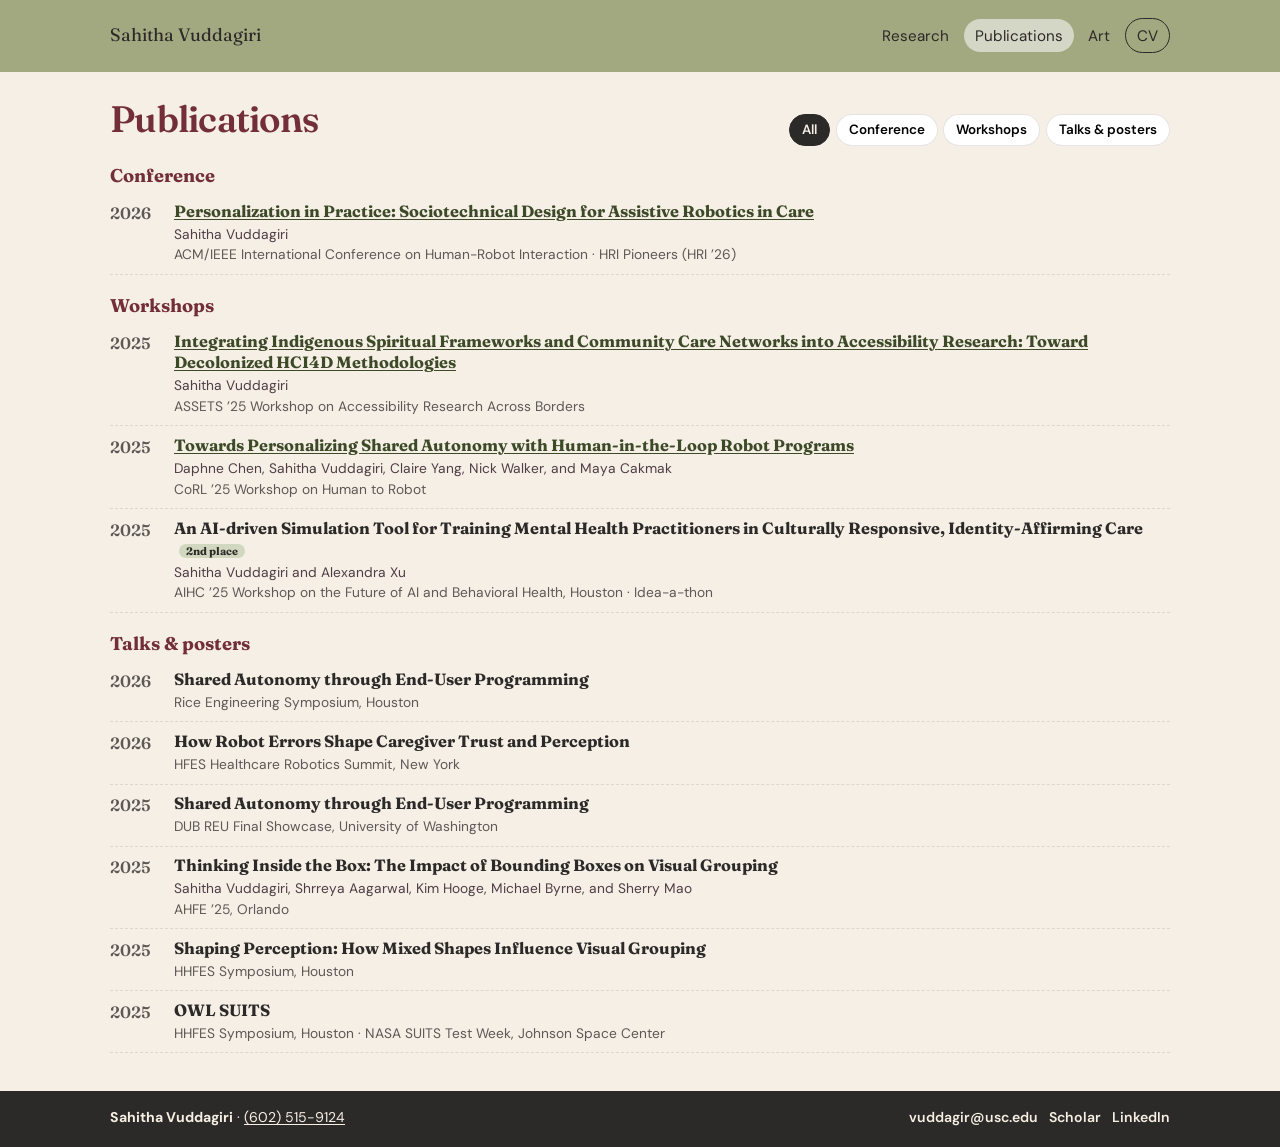
<file: publications.html>
<!DOCTYPE html>
<html lang="en">
<head>
  <meta charset="utf-8">
  <meta name="viewport" content="width=device-width, initial-scale=1">
  <meta http-equiv="Cache-Control" content="no-cache">
  <title>Publications — Sahitha Vuddagiri</title>
  <meta name="description" content="Publications, workshops, and presentations by Sahitha Vuddagiri.">
  <link rel="preconnect" href="https://fonts.googleapis.com">
  <link rel="preconnect" href="https://fonts.gstatic.com" crossorigin>
  <link href="https://fonts.googleapis.com/css2?family=Fraunces:ital,opsz,wght@0,9..144,500;0,9..144,600;1,9..144,500&family=DM+Sans:ital,opsz,wght@0,9..40,400;0,9..40,500;0,9..40,600;0,9..40,700;1,9..40,400&display=swap" rel="stylesheet">
  <link rel="stylesheet" href="css/styles.css?v=21">
</head>
<body>
  <div class="wash" aria-hidden="true"></div>

  <header class="site-header">
    <div class="header-inner">
      <a class="brand" href="index.html">Sahitha Vuddagiri</a>
      <nav class="site-nav" aria-label="Primary">
        <a href="projects.html">Research</a>
        <a href="publications.html" aria-current="page">Publications</a>
        <a href="other.html">Art</a>
        <a class="cv-link" href="cv.html">CV</a>
      </nav>
    </div>
  </header>

  <main class="page">
    <div class="wrap">
      <div class="page-head">
        <h1 class="page-title">Publications</h1>
        <div class="filters" role="group" aria-label="Filter publications">
          <button type="button" data-filter="all" aria-pressed="true">All</button>
          <button type="button" data-filter="conf" aria-pressed="false">Conference</button>
          <button type="button" data-filter="workshop" aria-pressed="false">Workshops</button>
          <button type="button" data-filter="talk" aria-pressed="false">Talks &amp; posters</button>
        </div>
      </div>

      <section class="pub-group" data-group="conf"  aria-labelledby="conf-heading" data-reveal>
        <h2 id="conf-heading">Conference</h2>
        <article class="pub-row">
          <span class="year">2026</span>
          <div>
            <h3><a href="https://dl.acm.org/doi/10.1145/3776734.3794635">Personalization in Practice: Sociotechnical Design for Assistive Robotics in Care</a></h3>
            <p class="authors">Sahitha Vuddagiri</p>
            <p class="venue">ACM/IEEE International Conference on Human-Robot Interaction · HRI Pioneers (HRI ’26)</p>
          </div>
        </article>
      </section>

      <section class="pub-group" data-group="workshop"  aria-labelledby="workshop-heading" data-reveal>
        <h2 id="workshop-heading">Workshops</h2>
        <article class="pub-row">
          <span class="year">2025</span>
          <div>
            <h3><a href="https://drive.google.com/file/d/1oQYDAG7telfB0af0z4V7nSs2uot5_-4V/view">Integrating Indigenous Spiritual Frameworks and Community Care Networks into Accessibility Research: Toward Decolonized HCI4D Methodologies</a></h3>
            <p class="authors">Sahitha Vuddagiri</p>
            <p class="venue">ASSETS ’25 Workshop on Accessibility Research Across Borders</p>
          </div>
        </article>
        <article class="pub-row">
          <span class="year">2025</span>
          <div>
            <h3><a href="https://openreview.net/pdf?id=3ms6BnhOQh">Towards Personalizing Shared Autonomy with Human-in-the-Loop Robot Programs</a></h3>
            <p class="authors">Daphne Chen, Sahitha Vuddagiri, Claire Yang, Nick Walker, and Maya Cakmak</p>
            <p class="venue">CoRL ’25 Workshop on Human to Robot</p>
          </div>
        </article>
        <article class="pub-row">
          <span class="year">2025</span>
          <div>
            <h3>An AI-driven Simulation Tool for Training Mental Health Practitioners in Culturally Responsive, Identity-Affirming Care <span class="badge">2nd place</span></h3>
            <p class="authors">Sahitha Vuddagiri and Alexandra Xu</p>
            <p class="venue">AIHC ’25 Workshop on the Future of AI and Behavioral Health, Houston · Idea-a-thon</p>
          </div>
        </article>
      </section>

      <section class="pub-group" data-group="talk"  aria-labelledby="talks-heading" data-reveal>
        <h2 id="talks-heading">Talks &amp; posters</h2>
        <article class="pub-row">
          <span class="year">2026</span>
          <div>
            <h3>Shared Autonomy through End-User Programming</h3>
            <p class="venue">Rice Engineering Symposium, Houston</p>
          </div>
        </article>
        <article class="pub-row">
          <span class="year">2026</span>
          <div>
            <h3>How Robot Errors Shape Caregiver Trust and Perception</h3>
            <p class="venue">HFES Healthcare Robotics Summit, New York</p>
          </div>
        </article>
        <article class="pub-row">
          <span class="year">2025</span>
          <div>
            <h3>Shared Autonomy through End-User Programming</h3>
            <p class="venue">DUB REU Final Showcase, University of Washington</p>
          </div>
        </article>
        <article class="pub-row">
          <span class="year">2025</span>
          <div>
            <h3>Thinking Inside the Box: The Impact of Bounding Boxes on Visual Grouping</h3>
            <p class="authors">Sahitha Vuddagiri, Shrreya Aagarwal, Kim Hooge, Michael Byrne, and Sherry Mao</p>
            <p class="venue">AHFE ’25, Orlando</p>
          </div>
        </article>
        <article class="pub-row">
          <span class="year">2025</span>
          <div>
            <h3>Shaping Perception: How Mixed Shapes Influence Visual Grouping</h3>
            <p class="venue">HHFES Symposium, Houston</p>
          </div>
        </article>
        <article class="pub-row">
          <span class="year">2025</span>
          <div>
            <h3>OWL SUITS</h3>
            <p class="venue">HHFES Symposium, Houston · NASA SUITS Test Week, Johnson Space Center</p>
          </div>
        </article>
      </section>
    </div>
  </main>

  <footer class="site-footer" id="contact">
    <div class="footer-inner">
      <p><strong>Sahitha Vuddagiri</strong> · <a href="tel:+16025159124">(602) 515-9124</a></p>
      <ul class="footer-links">
        <li><a href="mailto:vuddagir@usc.edu">vuddagir@usc.edu</a></li>
        <li><a href="https://scholar.google.com/scholar?q=Sahitha+Vuddagiri">Scholar</a></li>
        <li><a href="https://www.linkedin.com/in/sahithavuddagiri">LinkedIn</a></li>
      </ul>
    </div>
  </footer>

  <script src="js/site.js?v=21"></script>
</body>
</html>
</file>
<file: css/styles.css>
:root {
  --paper: #f6efe6;
  --ink: #2c2a28;
  --muted: #5c5854;
  --coral: #3c4a28;
  --wine: #722f3a;
  --sage: #a2a880;
  --sage-wash: #a2a880;
  --panel: #d2d7bf;
  --coral-wash: #d2d7bf;
  --line: rgba(44, 42, 40, 0.12);
  --serif: "Fraunces", "Iowan Old Style", Georgia, serif;
  --sans: "DM Sans", "Segoe UI", Helvetica, Arial, sans-serif;
  --max: 1100px;
  --mx: 0.5;
  --my: 0.5;
}

* { box-sizing: border-box; }
html { scroll-behavior: smooth; }

body {
  margin: 0;
  min-height: 100vh;
  display: flex;
  flex-direction: column;
  background: var(--paper);
  color: var(--ink);
  font-family: var(--sans);
  font-size: 1.02rem;
  line-height: 1.5;
}

main {
  flex: 1 0 auto;
  background: var(--paper);
}

a { color: var(--coral); text-underline-offset: 0.14em; }
a:hover { color: var(--ink); }
:focus-visible { outline: 2px solid var(--coral); outline-offset: 3px; }

.wrap {
  max-width: var(--max);
  margin: 0 auto;
  padding: 0 1.25rem;
}

/* ---------- painted paper, not a gradient blob ---------- */

.wash { display: none; }

/* ---------- header ---------- */

.site-header {
  position: sticky;
  top: 0;
  z-index: 40;
  background: var(--sage);
}

.header-inner {
  max-width: var(--max);
  margin: 0 auto;
  padding: 1.15rem 1.25rem;
  display: flex;
  align-items: center;
  justify-content: space-between;
  gap: 1rem;
}

.brand {
  font-family: var(--serif);
  color: var(--ink);
  text-decoration: none;
  font-size: 1.12rem;
}

.brand:hover { color: var(--ink); }

.site-nav { display: flex; align-items: center; gap: 0.2rem; }

.site-nav a {
  color: var(--ink);
  text-decoration: none;
  font-size: 0.95rem;
  padding: 0.32rem 0.7rem;
  border-radius: 999px;
}

.site-nav a:hover,
.site-nav a[aria-current="page"] { background: rgba(255, 255, 255, 0.55); color: var(--ink); }

.cv-link { border: 1.4px solid var(--ink); }
.cv-link[aria-current="page"] { background: var(--ink); color: var(--paper); }

/* ---------- hero ---------- */

.hero {
  display: grid;
  grid-template-columns: minmax(220px, 300px) minmax(0, 1fr);
  gap: 1.2rem 2rem;
  align-items: start;
  width: min(1280px, calc(100% - 1.5rem));
  max-width: none;
  padding: 1.6rem 1.25rem 1.4rem;
}

.portrait { margin: 0; }

.portrait-frame {
  padding: 8px;
  background: var(--wine);
}

.portrait img {
  display: block;
  width: 100%;
  height: auto;
  aspect-ratio: 946 / 1200;
}

.portrait figcaption {
  display: flex;
  justify-content: center;
  gap: 0.85rem;
  margin-top: 0.5rem;
  font-size: 0.82rem;
}

.portrait figcaption a { text-decoration: none; }
.portrait figcaption a:hover { text-decoration: underline; }

.stamp {
  display: inline-block;
  margin: 0 0 0.45rem;
  padding: 0.15rem 0.5rem;
  border: 1.5px dashed #c42a68;
  color: #c42a68;
  font-size: 0.72rem;
  font-weight: 700;
  letter-spacing: 0.08em;
  text-transform: uppercase;
  transform: rotate(-1deg);
}

.intro h1 {
  margin: 0 0 0.45rem;
  font-family: var(--serif);
  font-weight: 600;
  font-size: clamp(2.1rem, 4vw, 3.1rem);
  line-height: 1.05;
  letter-spacing: -0.02em;
  color: var(--wine);
}

.intro p { margin: 0 0 0.85rem; }

.with {
  display: flex;
  flex-wrap: wrap;
  align-items: center;
  gap: 0.4rem;
  margin: 0;
  font-size: 0.88rem;
  color: var(--muted);
}

.with a {
  color: var(--ink);
  text-decoration: none;
  padding: 0.18rem 0.6rem;
  border-radius: 999px;
  background: #fff;
  border: 1px solid var(--line);
}

.with a:hover { background: #ffd9c4; }

/* overlapping research map */

.venn {
  position: relative;
  height: 250px;
  margin: 0;
}

.v {
  position: absolute;
  width: 158px;
  height: 158px;
  border: 0;
  border-radius: 50%;
  padding: 2.1rem 0.9rem 0;
  font: inherit;
  color: var(--ink);
  cursor: pointer;
  text-align: center;
  transition: transform 0.25s, box-shadow 0.25s, z-index 0s;
}

.v strong { display: block; font-family: var(--serif); font-size: 1.05rem; }
.v em {
  display: block;
  max-height: 0;
  overflow: hidden;
  margin-top: 0;
  font-size: 0.74rem;
  font-style: normal;
  line-height: 1.3;
  opacity: 0;
  transition: max-height 0.3s, opacity 0.3s, margin 0.3s;
}

.v:hover,
.v:focus-visible,
.v.is-on {
  z-index: 4;
  transform: scale(1.08);
  box-shadow: 0 12px 28px rgba(70, 30, 40, 0.18);
}

.v:hover em,
.v:focus-visible em,
.v.is-on em {
  max-height: 5rem;
  opacity: 1;
  margin-top: 0.35rem;
}

.v-hri { top: 0; left: 18px; background: rgba(255, 122, 89, 0.42); }
.v-acc { top: 0; right: 8px; background: rgba(232, 69, 126, 0.38); }
.v-care { bottom: 0; left: 62px; background: rgba(124, 77, 255, 0.34); }

.v-core {
  position: absolute;
  left: 50%;
  top: 46%;
  transform: translate(-50%, -50%);
  margin: 0;
  z-index: 5;
  font-family: var(--serif);
  font-size: 0.86rem;
  font-weight: 600;
  pointer-events: none;
  text-shadow: 0 0 10px var(--paper);
}

/* ---------- news as notes ---------- */

.board.wrap,
.easel.wrap {
  width: min(1380px, calc(100% - 1.5rem));
  max-width: none;
}

.board {
  margin: 0 auto 2rem;
  padding: 1.15rem 1.5rem 1.35rem;
  background: var(--panel);
  border-radius: 18px;
}

.board-bar {
  display: flex;
  align-items: baseline;
  justify-content: flex-start;
  gap: 0.85rem;
  margin-bottom: 0.7rem;
}

.board-bar h2 {
  margin: 0;
  font-family: var(--serif);
  font-weight: 600;
  font-size: 1.35rem;
  color: var(--wine);
}

.ghost {
  border: 0;
  background: transparent;
  font: inherit;
  font-size: 0.88rem;
  font-weight: 700;
  color: var(--coral);
  cursor: pointer;
  text-decoration: underline;
  text-underline-offset: 0.16em;
}

.notes {
  list-style: none;
  margin: 0;
  padding: 0;
  display: flex;
  flex-direction: column;
  gap: 0.35rem;
}

.note {
  margin: 0;
  display: grid;
  grid-template-columns: 6.4rem minmax(0, 1fr);
  gap: 0.8rem;
  align-items: baseline;
  padding: 0.28rem 0.15rem;
  background: transparent;
  border-top: 0;
  border-left: 0;
  box-shadow: none;
  transform: none;
}

.note time { font-size: 0.82rem; font-weight: 700; color: var(--muted); }
.note p { margin: 0; font-size: 0.95rem; line-height: 1.35; }

.award { --tab: var(--coral); --tilt: -1.2deg; }
.paper { --tab: var(--coral); --tilt: 1deg; }
.talk { --tab: var(--sage); --tilt: -0.6deg; }
.mile { --tab: var(--sage); --tilt: 1.4deg; }

.more { display: grid; grid-template-rows: 0fr; transition: grid-template-rows 0.4s ease; }
.more > div { overflow: hidden; }
.more.open { grid-template-rows: 1fr; margin-top: 0.7rem; }

/* ---------- project cards ---------- */

.cards {
  display: grid;
  flex: 1 1 auto;
  grid-template-columns: repeat(auto-fit, minmax(min(100%, 300px), 1fr));
  grid-auto-rows: minmax(230px, 1fr);
  gap: 1.35rem;
  align-items: stretch;
}

.card {
  position: relative;
  overflow: hidden;
  border-radius: 12px;
  background: #fffdf8;
  border: 1px solid var(--line);
  height: 100%;
  min-height: 230px;
}

.card-hit {
  position: relative;
  display: block;
  width: 100%;
  height: 100%;
  margin: 0;
  padding: 0;
  border: 0;
  background: #efe8df;
  cursor: pointer;
  color: inherit;
  text-align: left;
}

.card-hit img {
  display: block;
  width: 100%;
  height: 100%;
  object-fit: cover;
  object-position: center;
}

.card-overlay {
  position: absolute;
  inset: 0;
  display: flex;
  flex-direction: column;
  justify-content: flex-end;
  padding: 0.85rem 0.95rem 0.9rem;
  background: linear-gradient(to top, rgba(44, 42, 40, 0.86) 0%, rgba(44, 42, 40, 0.28) 46%, rgba(44, 42, 40, 0) 70%);
  color: #f6efe6;
  transition: background 0.2s ease;
}

.card:hover .card-overlay,
.card:focus-within .card-overlay {
  background: linear-gradient(to top, rgba(44, 42, 40, 0.94) 0%, rgba(44, 42, 40, 0.62) 58%, rgba(44, 42, 40, 0.22) 100%);
}

.card .kicker:empty { display: none; }

.card .kicker {
  margin: 0 0 0.2rem;
  font-size: 0.68rem;
  font-weight: 700;
  letter-spacing: 0.06em;
  text-transform: uppercase;
  color: #f0d2c4;
}

.card .card-title {
  display: block;
  font-family: var(--serif);
  font-weight: 600;
  font-size: 1.05rem;
  line-height: 1.25;
}

.card .blurb {
  display: block;
  margin: 0;
  max-height: 0;
  overflow: hidden;
  opacity: 0;
  font-size: 0.82rem;
  line-height: 1.4;
  transition: max-height 0.25s ease, opacity 0.25s ease, margin 0.25s ease;
}

.card:hover .blurb,
.card:focus-within .blurb {
  max-height: 6.4rem;
  opacity: 1;
  margin-top: 0.4rem;
}

.card:hover { box-shadow: 0 10px 24px rgba(44, 42, 40, 0.12); }

.project-pop {
  position: relative;
  width: min(680px, calc(100vw - 2rem));
  max-height: min(86vh, 760px);
  overflow: auto;
  border: 0;
  border-radius: 16px;
  padding: 1.15rem 1.3rem 1.4rem;
  background: var(--paper);
  color: var(--ink);
}

.project-pop::backdrop { background: rgba(44, 42, 40, 0.72); }

.project-pop img {
  display: block;
  width: auto;
  max-width: 100%;
  height: auto;
  max-height: min(68vh, 560px);
  margin: 0 auto 0.85rem;
  object-fit: contain;
  border-radius: 8px;
}

.project-pop .kicker {
  margin: 0 0 0.25rem;
  font-size: 0.72rem;
  font-weight: 700;
  letter-spacing: 0.06em;
  text-transform: uppercase;
  color: #5c6144;
}

.project-pop h2 {
  margin: 0 0 0.55rem;
  font-family: var(--serif);
  font-weight: 600;
  font-size: 1.45rem;
  line-height: 1.2;
  color: var(--wine);
}

.project-pop .blurb {
  margin: 0;
  font-size: 1rem;
  line-height: 1.5;
}

.project-pop .lightbox-close {
  top: 0.55rem;
  right: 0.55rem;
}

/* ---------- art wall ---------- */

.art-intro { padding: 1.3rem 1.25rem 0.2rem; }
.life-line {
  margin: 0 0 0.7rem;
  font-size: 1.22rem;
  line-height: 1.45;
  color: var(--coral);
}
.art-heading {
  display: flex;
  align-items: center;
  gap: 0.45rem;
}
.art-intro h1 {
  margin: 0;
  font-family: var(--serif);
  font-weight: 600;
  font-size: clamp(1.8rem, 3vw, 2.3rem);
  color: var(--wine);
}

.site-icon {
  display: inline-flex;
  align-items: center;
  justify-content: center;
  width: 1.85rem;
  height: 1.85rem;
  color: var(--wine);
  text-decoration: none;
}
.site-icon:hover { color: var(--ink); }
.site-icon svg { display: block; width: 1.35rem; height: 1.35rem; }

.wall {
  position: relative;
  max-width: 1040px;
  margin: 0 auto;
  display: grid;
  grid-template-columns: repeat(4, minmax(0, 1fr));
  align-items: start;
  padding: 0.4rem 1.1rem 1.2rem;
}

.piece { width: 100%; }

.wall-note {
  position: absolute;
  top: 0.6rem;
  left: 50%;
  transform: translateX(-50%) rotate(-2deg);
  z-index: 6;
  margin: 0;
  padding: 0.2rem 0.55rem;
  background: #fff8c8;
  box-shadow: 0 4px 10px rgba(70, 30, 40, 0.12);
  font-size: 0.78rem;
  font-weight: 600;
}

.piece {
  margin: 0;
  padding: 0;
  overflow: hidden;
  background: transparent;
  box-shadow: 0 14px 30px rgba(70, 30, 40, 0.18);
  transition: box-shadow 0.2s;
  touch-action: none;
  user-select: none;
  cursor: grab;
}

.piece.grab { cursor: grabbing; box-shadow: 0 26px 40px rgba(70, 30, 40, 0.28); }

.piece .zoom { width: auto; max-width: 100%; height: auto; }
.piece img {
  display: block;
  width: auto;
  max-width: 100%;
  max-height: 230px;
  height: auto;
  object-fit: contain;
  pointer-events: none;
}

.piece { width: auto; max-width: 100%; justify-self: center; }
.piece-h { grid-column: 1; grid-row: 1; transform: rotate(-7deg); z-index: 2; }
.piece-f { grid-column: 2; grid-row: 1; transform: rotate(4deg); margin-top: 1.15rem; margin-left: -0.7rem; z-index: 3; }
.piece-a { grid-column: 3; grid-row: 1; transform: rotate(-3deg); margin-left: -0.45rem; z-index: 2; }
.piece-g { grid-column: 4; grid-row: 1; transform: rotate(6deg); margin-top: 0.7rem; margin-left: -0.8rem; z-index: 1; }
.piece-b { grid-column: 1; grid-row: 2; transform: rotate(8deg); margin-top: -2.6rem; z-index: 4; }
.piece-e { grid-column: 2; grid-row: 2; transform: rotate(-5deg); margin-top: -1.7rem; margin-left: -0.5rem; z-index: 3; }
.piece-c { grid-column: 3; grid-row: 2; transform: rotate(3.5deg); margin-top: -2.3rem; z-index: 4; }
.piece-d { grid-column: 4; grid-row: 2; transform: rotate(-6.5deg); margin-top: -1.15rem; margin-left: -0.6rem; z-index: 2; }

.easel {
  display: grid;
  grid-template-columns: minmax(0, 1fr) minmax(150px, 220px);
  gap: 1.2rem;
  align-items: stretch;
  margin: 0 auto 2rem;
  padding: 1.25rem 1.5rem 1.4rem;
  background: var(--panel);
  border-radius: 18px;
}

.big {
  margin: 0;
  font-family: var(--serif);
  font-size: 3.2rem;
  line-height: 0.9;
  color: #c42a68;
}

.easel-stat p:last-child {
  margin: 0.35rem 0 0;
  font-size: 0.82rem;
  color: var(--muted);
}

.easel-copy h2 {
  display: flex;
  align-items: center;
  gap: 0.35rem;
  margin: 0 0 0.45rem;
  font-family: var(--serif);
  font-weight: 600;
  font-size: 1.35rem;
  color: var(--wine);
}
.easel-copy { font-size: 0.86rem; color: var(--ink); }
.easel-copy p { margin: 0 0 0.45rem; }
.tiny { font-size: 0.75rem; color: var(--muted); }

.studies {
  list-style: none;
  margin: 0;
  padding: 0;
  font-size: 0.8rem;
  font-weight: 600;
}

.studies li + li { margin-top: 0.2rem; }
.studies li::before { content: "→ "; color: var(--coral); }

.photo-stack {
  display: flex;
  flex-direction: column;
  gap: 0.5rem;
  height: 100%;
  min-height: 0;
}
.photo-stack .zoom {
  flex: 1 1 0;
  min-height: 0;
  overflow: hidden;
}
.photo-stack img {
  display: block;
  width: 100%;
  height: 100%;
  object-fit: cover;
  box-shadow: 0 8px 18px rgba(44, 42, 40, 0.14);
}

.zoom {
  display: block;
  width: 100%;
  margin: 0;
  padding: 0;
  border: 0;
  background: transparent;
  cursor: zoom-in;
}

/* ---------- publications ---------- */

.page {
  display: flex;
  flex-direction: column;
  padding: 1.2rem 0 1.25rem;
}
.page > .wrap {
  flex: 1 1 auto;
  display: flex;
  flex-direction: column;
}

.page-head {
  display: flex;
  flex-wrap: wrap;
  align-items: end;
  justify-content: space-between;
  gap: 0.8rem 1.4rem;
  margin-bottom: 1rem;
}

.page-title {
  margin: 0;
  font-family: var(--serif);
  font-weight: 600;
  font-size: clamp(1.8rem, 3vw, 2.3rem);
  letter-spacing: -0.02em;
  color: var(--wine);
}

.page-head p { margin: 0; color: var(--muted); }

.filters { display: flex; flex-wrap: wrap; gap: 0.35rem; }

.filters button {
  padding: 0.32rem 0.75rem;
  border: 1px solid var(--line);
  border-radius: 999px;
  background: #fff;
  font: inherit;
  font-size: 0.84rem;
  font-weight: 600;
  cursor: pointer;
}

.filters button[aria-pressed="true"] { background: var(--ink); color: var(--paper); border-color: var(--ink); }

.pub-group { margin: 0 0 1.1rem; }

.pub-group h2 {
  margin: 0 0 0.15rem;
  font-family: var(--serif);
  font-size: 1.15rem;
  color: var(--wine);
}

.pub-row {
  display: grid;
  grid-template-columns: 3.2rem minmax(0, 1fr);
  gap: 0.8rem;
  padding: 0.55rem 0;
  border-bottom: 1px dashed var(--line);
}

.pub-row .year { font-family: var(--serif); font-weight: 600; color: var(--muted); }
.pub-row h3 { margin: 0 0 0.1rem; font-family: var(--serif); font-size: 1.02rem; line-height: 1.3; }
.pub-row p { margin: 0; font-size: 0.86rem; }
.authors { color: #4f3d45; }
.venue { color: var(--muted); }

.badge {
  display: inline-block;
  margin-left: 0.3rem;
  padding: 0.02rem 0.45rem;
  border-radius: 999px;
  background: var(--coral-wash);
  font-size: 0.68rem;
  font-weight: 700;
}

/* ---------- cv ---------- */

.cv-layout { display: grid; grid-template-columns: 160px minmax(0, 1fr); gap: 2rem; }
.toc { position: sticky; top: 4.4rem; align-self: start; display: grid; gap: 0.1rem; font-size: 0.86rem; }
.toc a { color: var(--muted); text-decoration: none; padding: 0.2rem 0.5rem; border-left: 2px solid transparent; }
.toc a:hover, .toc a.active { color: var(--ink); border-color: var(--ink); }
.cv-contact { margin: 0.25rem 0 0; font-size: 0.88rem; color: var(--muted); }

.cv h2 {
  margin: 1.3rem 0 0.5rem;
  font-family: var(--serif);
  font-size: 1.2rem;
  color: var(--wine);
  scroll-margin-top: 4.6rem;
}

.cv h2:first-of-type { margin-top: 0.1rem; }
.cv article { margin: 0 0 0.75rem; }
.cv h3 { margin: 0; font-size: 0.98rem; }
.cv-top, .cv-sub { display: flex; justify-content: space-between; gap: 1rem; align-items: baseline; }
.cv-sub { font-style: italic; font-size: 0.92rem; }
.cv .place, .cv .when { font-style: normal; font-weight: 600; font-size: 0.82rem; color: var(--muted); white-space: nowrap; }
.cv ul { margin: 0.25rem 0 0; padding-left: 1.05rem; font-size: 0.92rem; }
.cv li { margin: 0.1rem 0; }
.cv p { margin: 0.12rem 0 0; font-size: 0.92rem; }
.cv-pubs p { margin: 0 0 0.45rem; }

.btn {
  display: inline-flex;
  align-items: center;
  padding: 0.4rem 0.9rem;
  border: 0;
  border-radius: 999px;
  background: var(--ink);
  color: var(--paper);
  text-decoration: none;
  font: inherit;
  font-size: 0.86rem;
  font-weight: 600;
  cursor: pointer;
}

.btn:hover { background: #4a3038; color: var(--paper); }

.chips {
  list-style: none;
  margin: 0;
  padding: 0;
  display: flex;
  flex-wrap: wrap;
  gap: 0.35rem;
}

.chips span {
  display: inline-block;
  padding: 0.2rem 0.6rem;
  border-radius: 999px;
  background: #fff;
  border: 1px solid var(--line);
  font-size: 0.8rem;
}

/* ---------- lightbox / footer ---------- */

.lightbox {
  width: auto;
  max-width: calc(100vw - 2rem);
  max-height: calc(100vh - 2rem);
  padding: 0;
  border: 0;
  background: transparent;
  overflow: visible;
}
.lightbox::backdrop { background: rgba(20, 10, 14, 0.88); }
.lightbox img {
  display: block;
  width: auto;
  height: auto;
  max-width: min(92vw, 1200px);
  max-height: 90vh;
  object-fit: contain;
}

.lightbox-close {
  position: absolute;
  top: -0.2rem;
  right: -0.2rem;
  width: 2.1rem;
  height: 2.1rem;
  border: 0;
  border-radius: 50%;
  background: #fff;
  cursor: pointer;
  font-size: 1.3rem;
}

.site-footer {
  flex-shrink: 0;
  margin-top: auto;
  background: var(--ink);
  color: #f7efe4;
}
.footer-inner {
  max-width: var(--max);
  margin: 0 auto;
  padding: 0.9rem 1.25rem 1.05rem;
  display: flex;
  flex-wrap: wrap;
  align-items: center;
  justify-content: space-between;
  gap: 0.6rem 1.2rem;
}
.footer-inner p { margin: 0; font-size: 0.88rem; }
.footer-inner a { color: inherit; }
.footer-links { list-style: none; margin: 0; padding: 0; display: flex; flex-wrap: wrap; gap: 0.7rem; }
.footer-links a { color: #f7efe4; text-decoration: none; font-weight: 600; font-size: 0.88rem; }
.footer-links a:hover { color: #fff; }

@media print {
  .site-header, .site-footer, .wash, .toc, .btn { display: none !important; }
  body { background: #fff; }
  .cv-layout { display: block; }
}

@media (prefers-reduced-motion: reduce) {
  *, *::before, *::after { animation: none !important; transition: none !important; }
}

@media (max-width: 900px) {
  .hero { grid-template-columns: 1fr; }
  .portrait { max-width: 280px; margin: 0 auto; }
  .venn { height: 230px; max-width: 300px; }
  .notes { display: flex; }
  .easel { grid-template-columns: 1fr; }
  .photo-stack { height: auto; }
  .photo-stack .zoom { flex: none; height: auto; }
  .photo-stack img { height: 160px; }
  .cv-layout { grid-template-columns: 1fr; }
  .toc { position: static; display: flex; flex-wrap: wrap; }
}

@media (max-width: 800px) {
  .header-inner { flex-wrap: wrap; }
  .note { grid-template-columns: 1fr; gap: 0.1rem; }
  .wall { grid-template-columns: 1fr 1fr; gap: 1rem; }
  .piece,
  .piece-a, .piece-b, .piece-c, .piece-d,
  .piece-e, .piece-f, .piece-g, .piece-h {
    grid-column: auto;
    grid-row: auto;
    width: 100%;
    margin: 0;
    transform: none;
    touch-action: auto;
    cursor: zoom-in;
  }
  .piece-g { grid-column: 1 / -1; }
  .photo-stack { flex-direction: column; }
  .cv-top, .cv-sub { flex-direction: column; gap: 0.05rem; }
  .cv .place, .cv .when { white-space: normal; }
}
</file>
